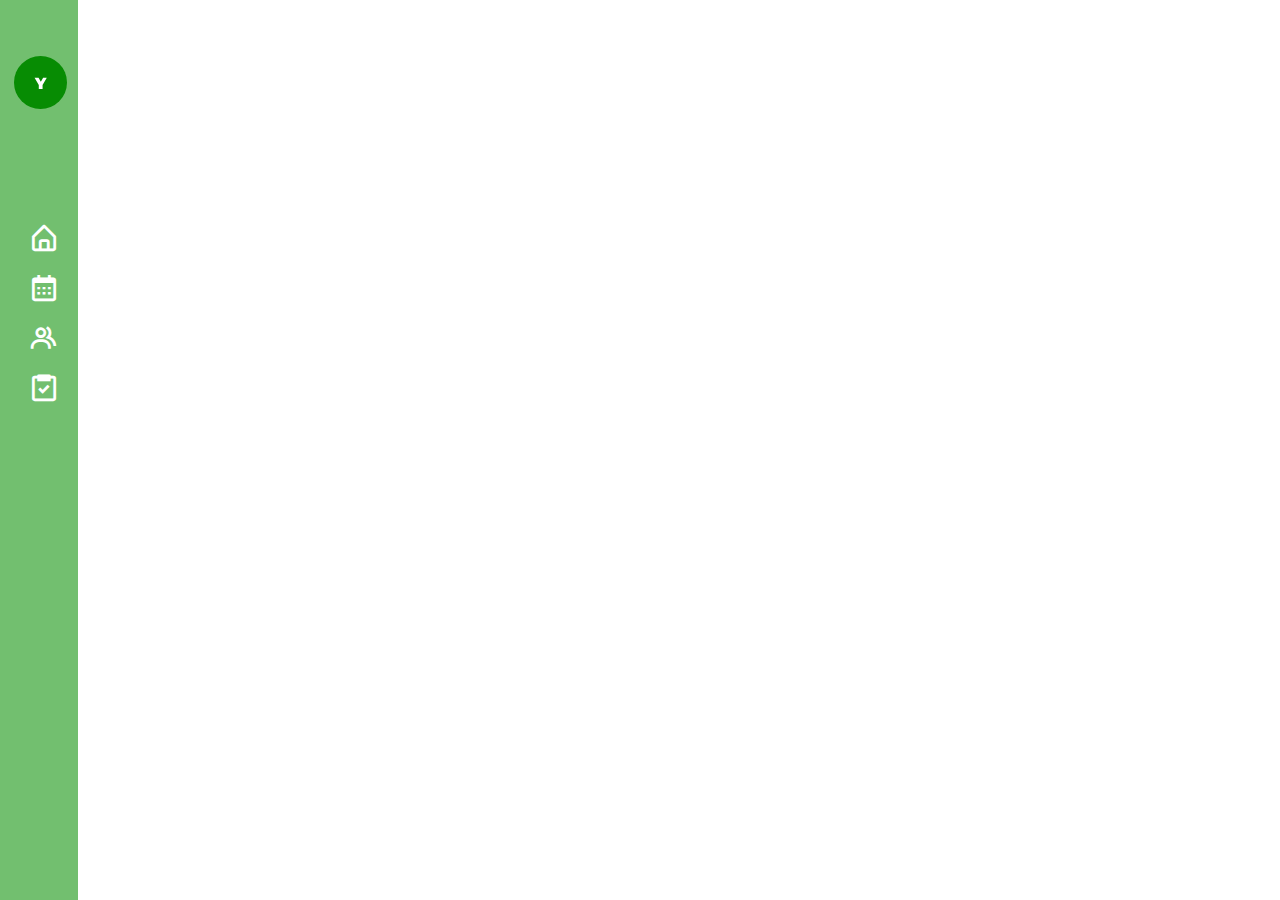
<file: SRC/index.html>
<!DOCTYPE html>
<html lang="en">
<head>
    <meta charset="UTF-8">
    <meta http-equiv="X-UA-Compatible" content="IE=edge">
    <meta name="viewport" content="width=device-width, initial-scale=1.0">
    <link href='https://unpkg.com/boxicons@2.0.9/css/boxicons.min.css' rel='stylesheet'>
    <link rel="stylesheet" href="index.css">
    <!-- <link rel="stylesheet" href="/Drag&Drop/Drag.css"> -->
    <script src="index.js"></script>
    <title>Side-Nav</title>
</head>

<body>
    <div class="sidebar">
        <div class="logo-content">
            <div class="logo">
                <i class='bx bxl-snapchat'></i>
                <div class="logo-name">Name</div>
            </div>
            <img src="/SRC/Group 7.svg" alt="">
        </div>
        <ul class="nav-list">
            <li>
                <a href="#">
                    <i class='bx bx-home-alt'  style="font-size: 32px;" ></i>
                    <span class="link-name home">Home</span>
                </a>
                <span class="tooltip">Home</span>
            </li>
            <li>
                <a href="#">
                    <i class='bx bx-calendar' style="font-size: 32px;"></i>
                    <span class="link-name monthly">Monthly</span>
                </a>
                <span class="tooltip">Scheduling</span>
            </li>
            <li>
                <a href="#">
                    <i class='bx bx-group' undefined style="font-size: 32px;"></i>
                    <span class="link-name teams">Team Planning</span>
                </a>
                <span class="tooltip">Team Planning</span>
            </li>
            <li>
                <a href="#">
                    <i class='bx bx-task' style="font-size: 32px;"></i>
                    <span class="link-name  personal">Individual</span>
                </a>
                <span class="tooltip">To-do List</span>
            </li>
        </ul>
    </div>
    
    
    <script >
        let btn = document.querySelector('#btn');
       
        

        btn.onclick = function(){
            sidebar.classList.toggle("active")
        }
        search.onclick = function(){
            sidebar.classList.toggle("active")
        }

        
    </script>
   
</body>
</html>
</file>
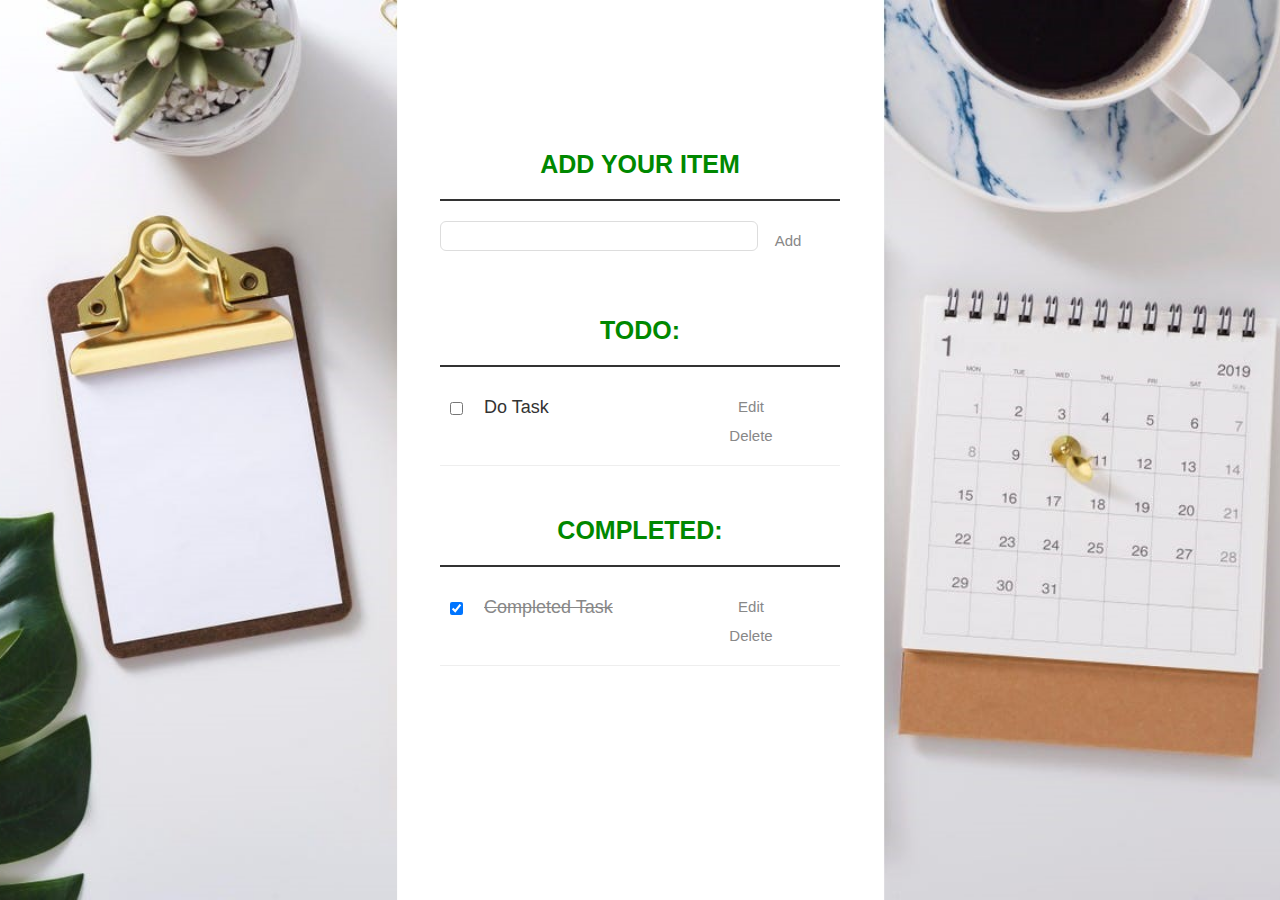
<file: todo.html>
<html>
  <head>
    <title>Todo App</title>
    <link rel="stylesheet" href="todo.css" type="text/css" media="screen" charset="utf-8">    
  </head>
  <body>
    <div class="container">
      <p>
        <label for="new-task">Add Your Item</label><input id="new-task" type="text"><button>Add</button>
      </p>
      
      <h3>Todo:</h3>
      <ul id="incomplete-tasks">
        <li><input type="checkbox"><label>Do Task</label><input type="text"><button class="edit">Edit</button><button class="delete">Delete</button></li>
        <!-- <li class="editMode"><input type="checkbox"><label>Go Shopping</label><input type="text" value="Go Shopping"><button class="edit">Edit</button><button class="delete">Delete</button></li> -->
        
      </ul>
      
      <h3>Completed:</h3>
      <ul id="completed-tasks">
        <li><input type="checkbox" checked><label>Completed Task</label><input type="text"><button class="edit">Edit</button><button class="delete">Delete</button></li>
      </ul>
    </div>

    <script type="text/javascript" src="todo.js"></script>
    <!-- <script type="module">
        // Import the functions you need from the SDKs you need
        import { initializeApp } from "https://www.gstatic.com/firebasejs/9.1.0/firebase-app.js";
        import { getAnalytics } from "https://www.gstatic.com/firebasejs/9.1.0/firebase-analytics.js";
        // TODO: Add SDKs for Firebase products that you want to use
        // https://firebase.google.com/docs/web/setup#available-libraries
      
        // Your web app's Firebase configuration
        // For Firebase JS SDK v7.20.0 and later, measurementId is optional
        const firebaseConfig = {
          apiKey: "AIzaSyDHbXujNLX1AsusaJBWVKUgYLjnbhm9Bsw",
          authDomain: "to-do-list-afecd.firebaseapp.com",
          projectId: "to-do-list-afecd",
          storageBucket: "to-do-list-afecd.appspot.com",
          messagingSenderId: "133853547630",
          appId: "1:133853547630:web:c3b407cb0768e6aa316a7f",
          measurementId: "G-P9QH3H0D2L"
        };
      
        // Initialize Firebase
        const app = initializeApp(firebaseConfig);
        const analytics = getAnalytics(app);
      </script> -->
  </body>
</html>
</file>
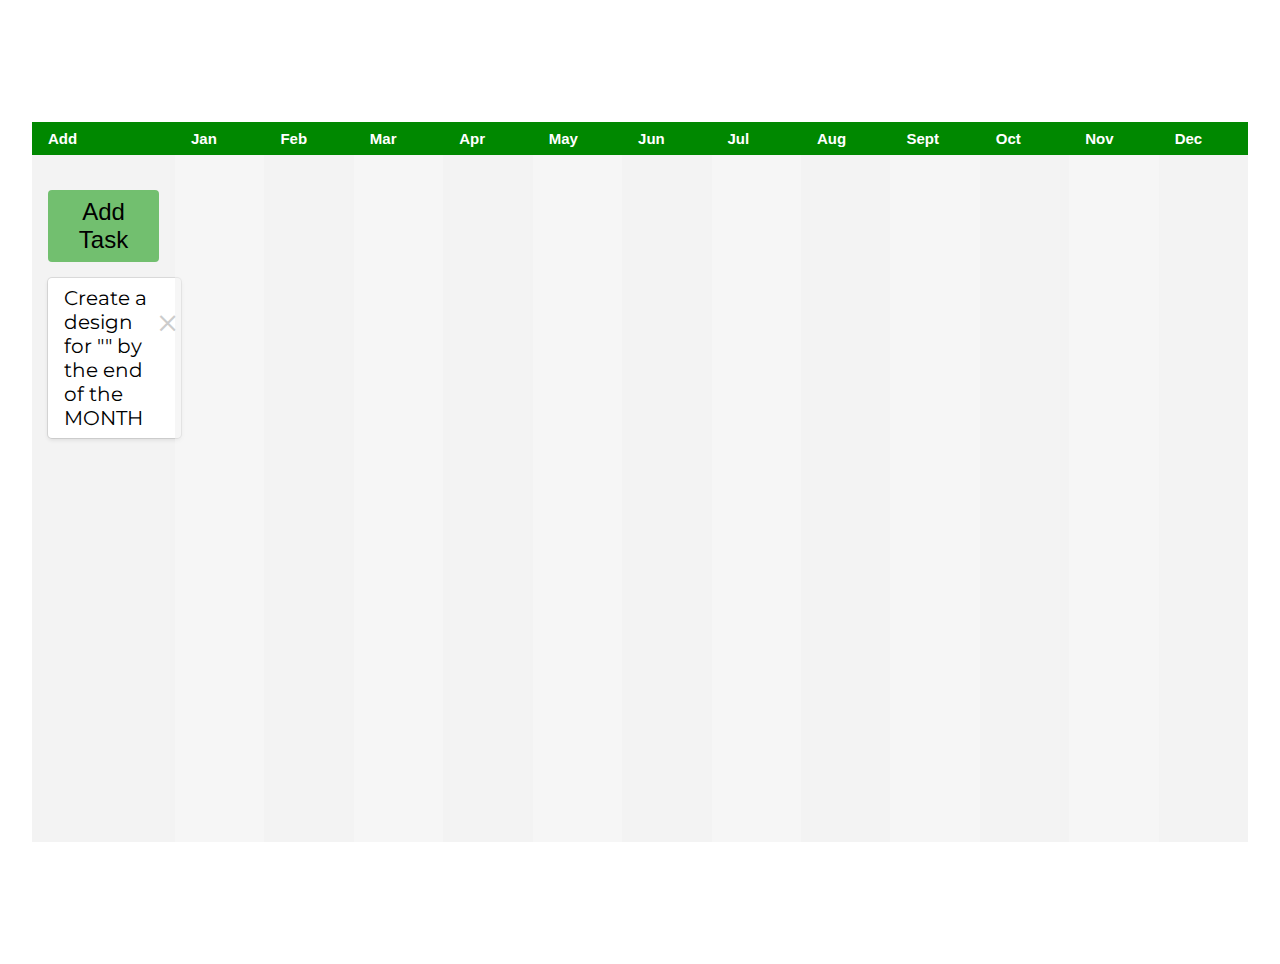
<file: Monthly Planning/Drag.html>
<!DOCTYPE html>
<html lang="en">
<head>
    <meta charset="UTF-8">
    <meta http-equiv="X-UA-Compatible" content="IE=edge">
    <meta name="viewport" content="width=device-width, initial-scale=1.0">
    <link href='https://unpkg.com/boxicons@2.0.9/css/boxicons.min.css' rel='stylesheet'>
    <link rel="stylesheet" href="Drag.css">
    <title>Time-Management</title>
</head>

<body>
    <!-- Add a task modal -->
    <div class="modal" id="todo_form">
        <div class="header">
            <div class="title">Add your task</div>
            <button class="btn close-modal">&times;</button>
        </div>
        <div class="body">
          <label for="header">Add your task</label>
          <br>
            <input type="text" id="task" />
            <input type="submit" value="Add Task" id="submit">
            
        </div>
       
    </div>
    <!--  -->
    <div class="todo-container">
        <div class="status" id="no_status">
          <h1>Add</h1>
          <button id="add_btn" data-target-modal="#todo_form">Add Task</button>
          <div class="to-do" draggable="true">
            Create a design for "" by the end of the MONTH
            <span class="close">&times;</span>
          </div>
        </div>
        <div class="status">
          <h1>Jan</h1>
        </div>
        <div class="status">
          <h1>Feb</h1>
        </div>
        <div class="status">
          <h1>Mar</h1>
        </div>
        <div class="status">
          <h1>Apr</h1>
        </div>
        <div class="status">
          <h1>May</h1>
        </div>
        <div class="status">
          <h1>Jun</h1>
        </div>
        <div class="status">
          <h1>Jul</h1>
        </div>
        <div class="status">
          <h1>Aug</h1>
        </div>
        <div class="status">
          <h1>Sept</h1>
        </div>
        <div class="status">
          <h1>Oct</h1>
        </div>
        <div class="status">
          <h1>Nov</h1>
        </div>
        <div class="status">
          <h1>Dec</h1>
        </div>

      </div>
    <div id="overlay"></div>
    <script src="Drag.js"></script>
</body>
</html>
</file>
<file: SRC/index.css>
*{
    margin: 0;
    padding: 0;
    box-sizing: border-box;
    font-family: 'Helvetica' , sans-serif;
}

body{
    position: relative;
    min-height: 100vh;
    width: 100%  ;
    overflow: hidden;
}

.sidebar{
    position: fixed;
    top: 0;
    left: 0;
    height: 100%;
    width: 78px;
    background: #72BF6F ;
    padding: 6px 14px;
    transition: all 0.5s ease;
    border-radius: 0;

}
.sidebar.active{
    width: 240px;
}

.sidebar .logo-content .logo{
    color: #fff;
    display: flex;
    height: 50px;
    width: 100%;
    align-items: center;
    opacity: 0;
    pointer-events: none;
    transition: all 0.5 ease-in-out;
}

.sidebar.active .logo-content .logo{
    opacity: 1;
    pointer-events: none;
}
.logo-content .logo i{
   font-size: 28px;
   margin-right: 5px; 
}

.logo-content .logo .logo-name{
    font-size: 20px;
    font-weight: 400;
}

.sidebar #btn{
    position: absolute;
    color: #fff;
    left: 50%;
    top: 6px;
    font-size: 20px;
    height: 50px;
    width: 50px;
    text-align: center;
    line-height: 50px;
    transform: translateX(-50%);
}

.sidebar.active #btn{
    left: 90%;
}

.sidebar ul{
    margin-top: 100px;
    

}


.sidebar ul li{
    position: relative;
    height: 50px;
    width: 100%;
    margin: 0 5px;
    list-style: none;
    line-height: 50px;
    
}

.sidebar ul li .tooltip{
    position: absolute;
    left: 122px;
    top: 0;
    transform: translateY(-50%);
    border-radius: 6px;
    line-height: 35px;
    text-align: center;
    height: 35px;
    width: 122px;
    background: #fff;
    box-shadow: 0 5px 10px rgba(0, 0, 0, 0.2);
    transition: 0s;
    opacity: 0;
    pointer-events: none;
    
}

.sidebar ul li:hover .tooltip{
    top: 50%;
    transition: all 0.5s ease;
    opacity: 1;
    
}

.sidebar ul li a{
    color: #fff;
    display: flex;
    align-items: center;
    text-decoration: none;
    transition: all 0.5s ease;        
    border-radius: 5px;
    white-space: nowrap;
}

.sidebar ul li a:hover{
    color: #11101d;
    background: #fff;
}

.sidebar ul li i{
    height: 50px;
    min-width: 50px;
    border-radius: 12px;
    line-height: 50px;
    text-align: center;
}

/* Styling and creating a search bar */
.sidebar ul li input{
    position: absolute;
    height: 100%;
    width: 100%;
    left: 0;
    top: 0;
    border-radius: 12px;
    outline: none;
    border: none;
    background: #4f64dd;
    padding-left: 50px;
    font-size: 18px;
    color: white;
}

.sidebar ul li .bx-search{
    position: absolute;
    z-index: 99;
    color: #fff;
    font-size: 22px;
}

.sidebar .link-name{
    opacity: 0;
    pointer-events: none;
    transition: all 0.5 ease;
}
.sidebar.active .link-name{
    opacity: 1;
    pointer-events: auto;
}

.home-content{
    position: absolute;
    height: 100%;
    width: calc(100% - 78px);
    left: 78px;
    transition: all 0.5 ease-in-out;
}

.home-content .text{
    font-size: 25px;
    font-weight: 500;
    color: black;
    margin: 12px;
    transition: all 0.5 ease-in-out;
}

.sidebar.active ~ .home-content{
    width: calc(100% - 240px);
    left: 240px;
}
iframe{
    height: 100vh;
    width: 80%;
    margin-right: 100px;
}
</file>
<file: todo.css>
body {
    background: url(tdbg.jpg);
    background-size: cover;
    background-attachment: fixed;
    background-repeat: no-repeat;
    background-position: center center;
    color: #333;
    font-family: Lato, sans-serif;
  }

  .container {
    display: block;
    width: 400px;
    margin: 100px auto 0;
  }
  ul {
    margin: 0;
    padding: 0;
  }
  li * {
    float: left;
  }
  li, h3 {
    clear:both;
    list-style:none;
  }
  input, button {
    outline: none;
  }
  button {
    background: none;
    border: 0px;
    color: #888;
    font-size: 15px;
    width: 60px;
    margin: 10px 0 0;
    font-family: Lato, sans-serif;
    cursor: pointer;
  }
  button:hover {
    color: #333;
  }

  h3,
  label[for='new-task'] {
    color: #008800;
    font-weight: 700;
    font-size: 25px;
    border-bottom: 2px solid #333;
    padding: 50px 0 20px;
    margin: 0;
    text-transform: uppercase;
    text-align: center;
  }
  input[type="text"] {
    margin: 0;
    font-size: 18px;
    line-height: 18px;
    height: 30px;
    padding: 10px;
    border: 1px solid #ddd;
    background: #fff;
    border-radius: 6px;
    font-family: Lato, sans-serif;
    color: #888;
  }
  input[type="text"]:focus {
    color: #333;
  }
  
  label[for='new-task'] {
    display: block;
    margin: 0 0 20px;
  }
  input#new-task {
    float: left;
    width: 318px;
  }
  p > button:hover {
    color: #008800;
  }
  
  li {
    overflow: hidden;
    padding: 20px 0;
    border-bottom: 1px solid #eee;
  }
  li > input[type="checkbox"] {
    margin: 0 10px;
    position: relative;
    top: 15px;
  }
  li > label {
    font-size: 18px;
    line-height: 40px;
    width: 237px;
    padding: 0 0 0 11px;
  }
  li >  input[type="text"] {
    width: 226px;
  }
  li > .delete:hover {
    color: #CF2323;
  }
  
  #completed-tasks label {
    text-decoration: line-through;
    color: #888;
  }
  
  ul li input[type=text] {
    display:none;
  }
  
  ul li.editMode input[type=text] {
    display:block;
  }
  
  ul li.editMode label {
    display:none;
  }
</file>
<file: Monthly Planning/Drag.css>
@import url('https://fonts.googleapis.com/css2?family=Montserrat:wght@200&display=swap');
@import url('https://fonts.googleapis.com/css2?family=Montserrat:wght@300&display=swap');

*{
    box-sizing: border-box;
    
    
}



body{
    font-family: 'Montserrat', sans-serif;
    min-height: 100vh;
    display: flex;
    justify-content: center;
    align-items: center;
    margin: 2rem;

}

.todo-container{
    width: 2500px;
    height: 80vh;
    display: flex;
    
}



.status {
    width: 29%;
    font-family: Arial, Helvetica, sans-serif;
    background-color: #f3f3f3;
    position: relative;
    padding: 0.5rem 1rem;
    padding-top: 60px;
}

.status:nth-child(even){
    background-color: #e9e9e96b;
}

.status h1{
    position: absolute;
    top: 0;
    left: 0;
    background-color: #008800;
    color: white;
    margin: 0;
    width: 100%;
    padding: 0.5rem 1rem;
    font-size: 15px;
}



#add_btn {
    padding: 0.5rem 1rem;
    background-color: #72bf6f;
    outline: none;
    border: none;
    width: 100%;
    font-size: 1.5rem;
    margin: 0.5rem 0;
    border-radius: 4px;
    cursor: pointer;
}

#add_btn:hover{
    background-color: #aaa;
}

.to-do{
    display: flex;
    justify-content: space-evenly;
    position: relative;
    background-color: #fff;
    box-shadow: rgba(15, 15, 15, 0.1) 0px 0px 0px 1px, rgba(15, 15, 15, 0.1) 0px 2px 4px;
    border-radius: 4px;
    padding: 0.5rem 1rem;
    font-size: 20px;
    font-family: 'Montserrat', sans-serif;
    
    margin: 0.5rem 0;
    width: 120%;
}

.to-do .close{
    position: absolute;
    right: 0rem;
    top:1rem;
    font-size: 3rem;
    font-weight: 300;
    color: #ccc;
    cursor: pointer;
}

.to-do .close:hover{
    color: #343444;
}

.modal {
  width: 450px;
  position: fixed;
  top: -50%;
  left: 50%;
  transform: translate(-50%, -50%);
  transition: top 0.3s ease-in-out;
  border: 1px solid #ccc;
  border-radius: 10px;
  z-index: 2;
  background-color: #fff;
}

.modal .close-modal{
    font-size: 25px;
    font-weight: 300;
    color: black;
    outline: none;
    border: none;
}
.modal .close-modal:hover{
    color: white;
}

.modal.active {
  top: 15%;
}

.modal .header {
  display: flex;
  justify-content: space-between;
  align-items: center;
  border-bottom: 1px solid #ccc;
  padding: 0.5rem;
  background-color: rgba(0, 0, 0, 0.05);
}

.modal .body {
  padding: 0.75rem;
}

#overlay {
  display: none;
  position: fixed;
  top: 0;
  left: 0;
  width: 100%;
  height: 100%;
  background-color: rgba(0, 0, 0, 0.3);
}

#overlay.active {
  display: block;
}

#task, #submit{
    padding: 0.5rem 1rem;
    width: 100%;
    margin: 0.25rem;
    outline: black;
}

#submit{
    background-color: green;
    color: white;
    font-weight: 400;
    border: none;
    border-radius: 4px;
    cursor: pointer;
}
</file>
